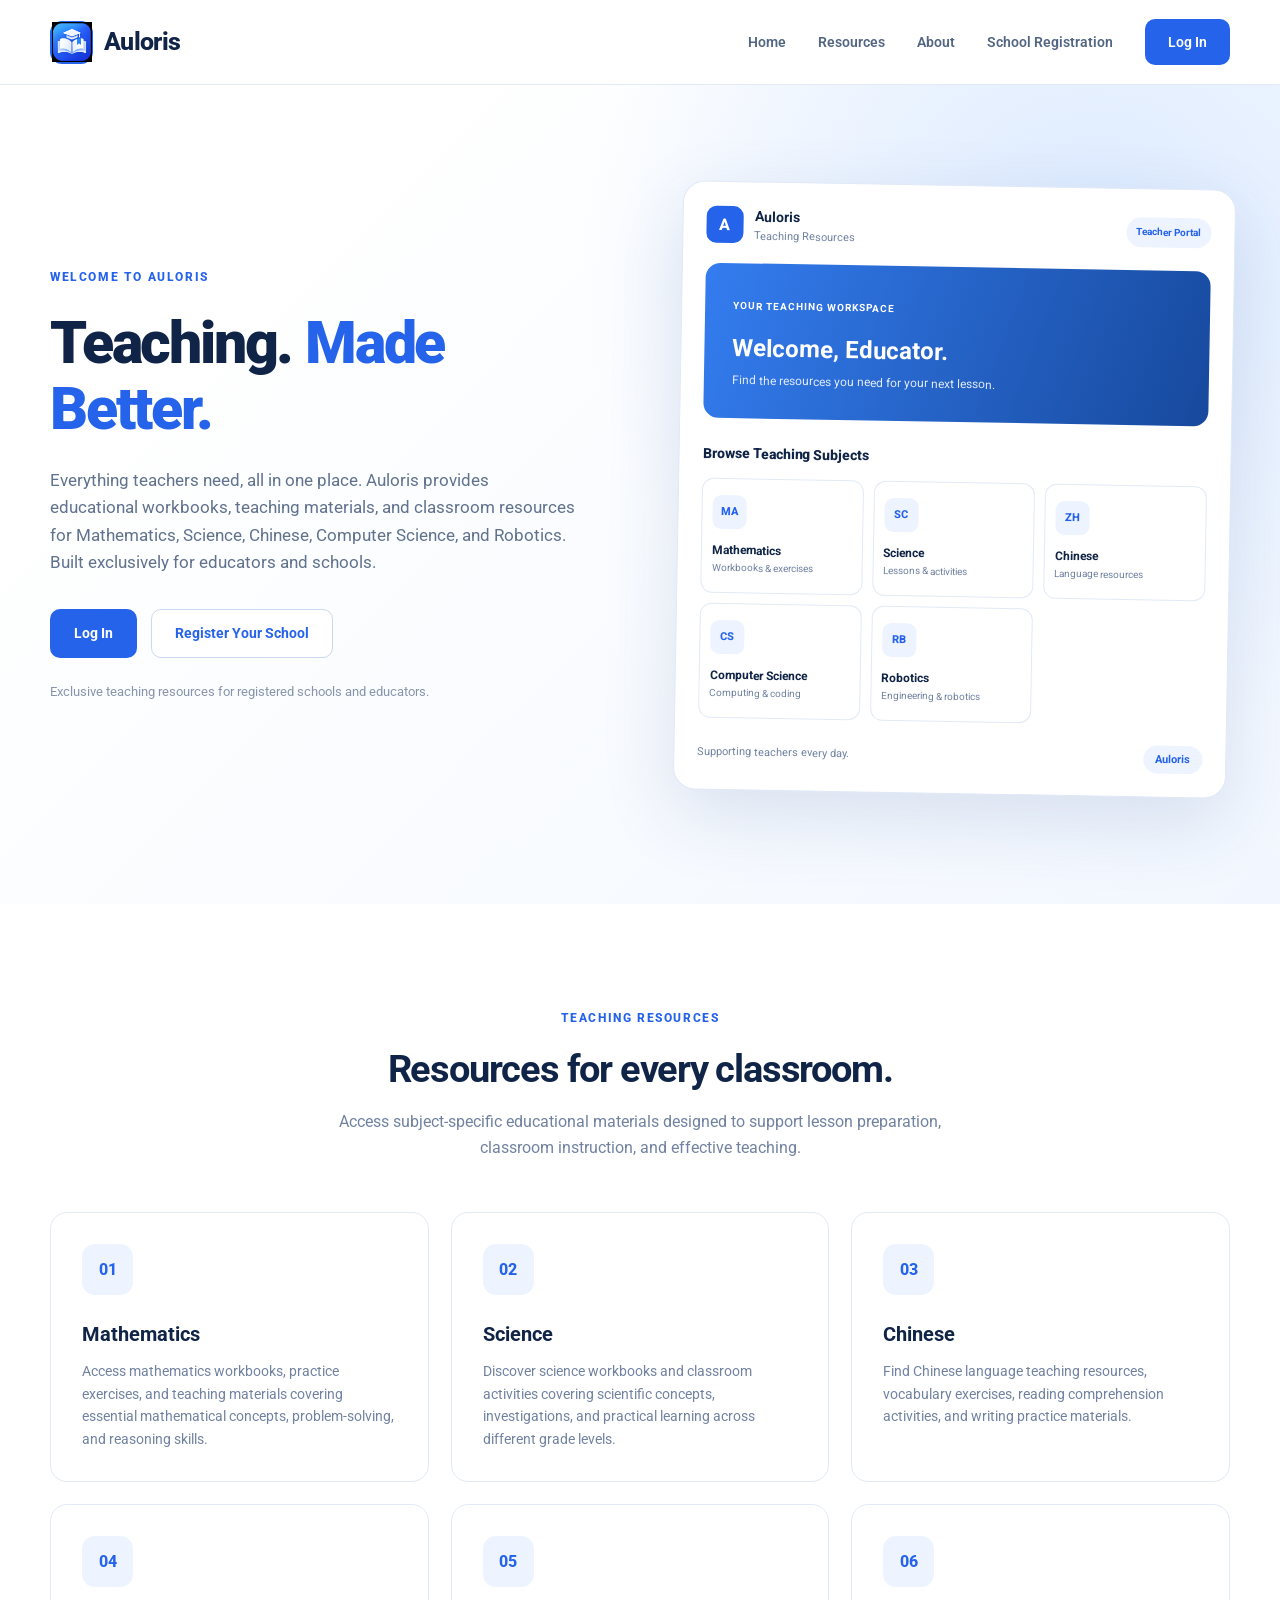
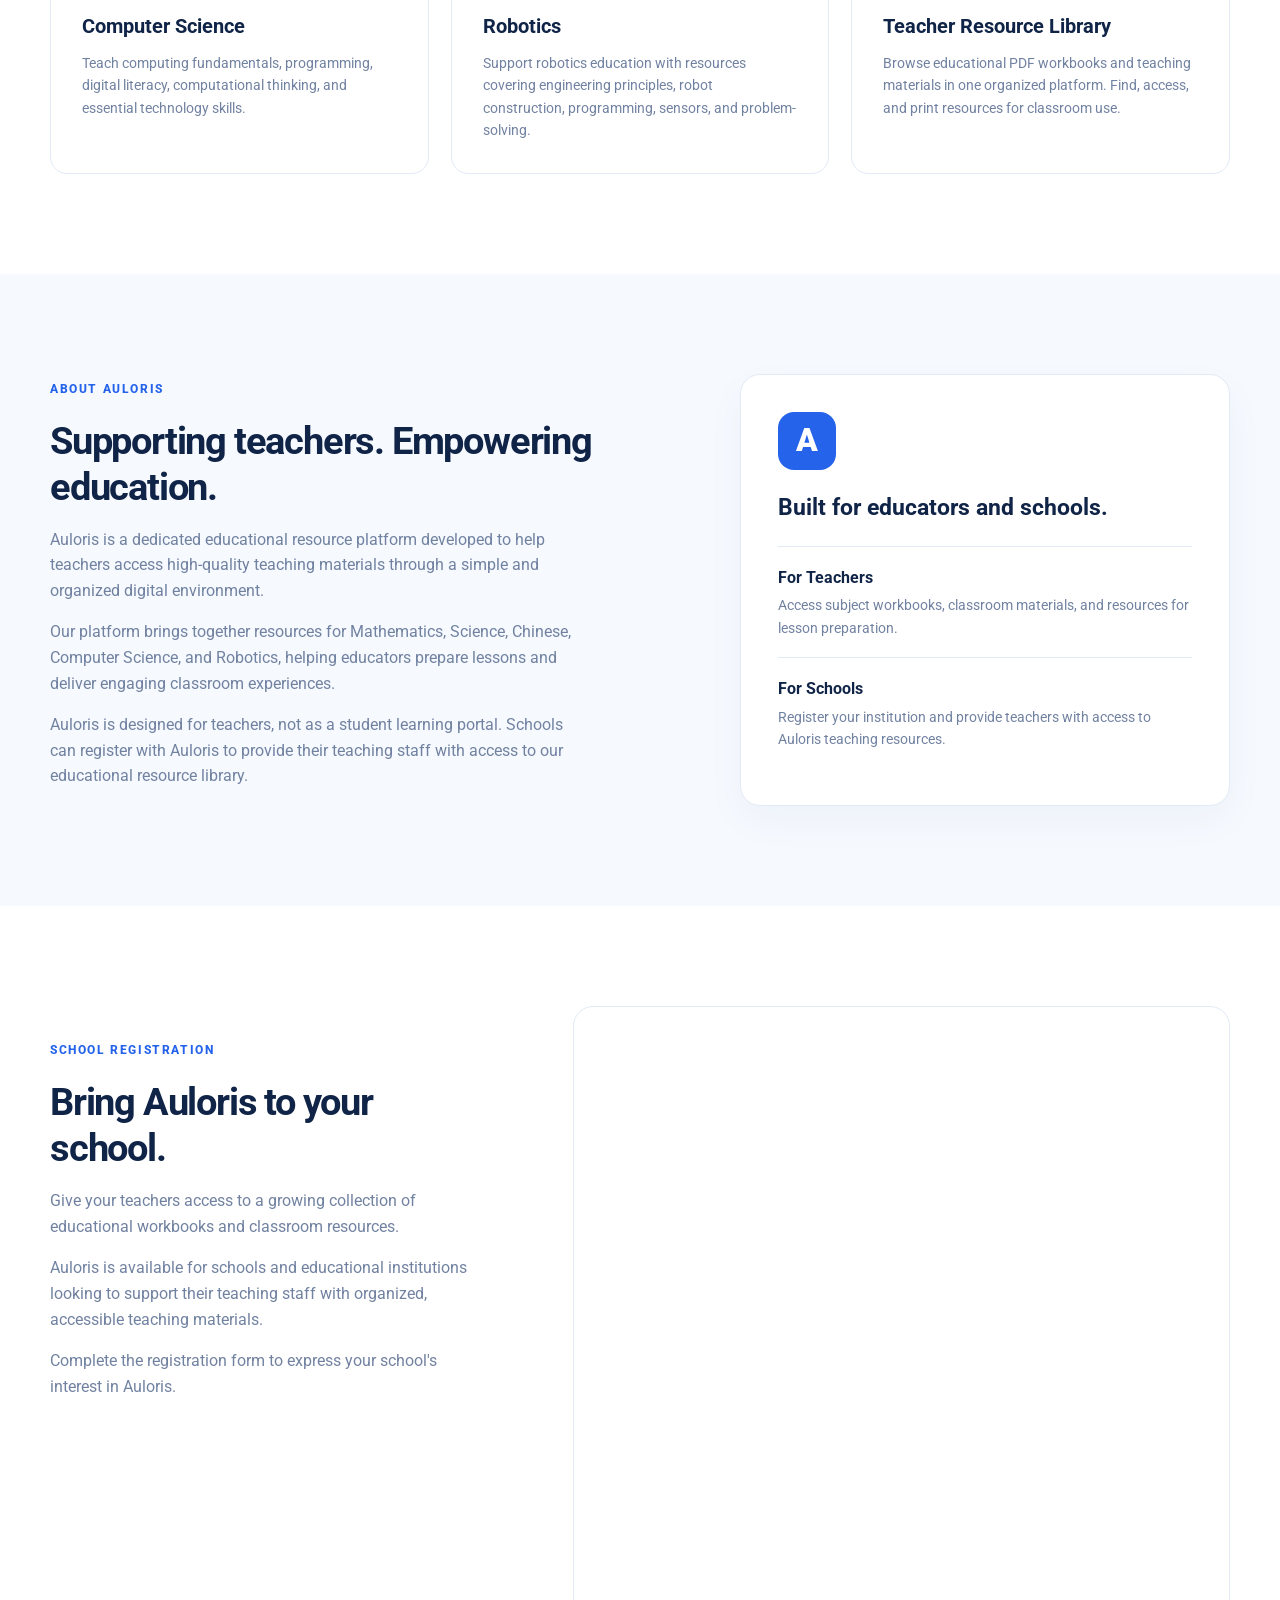
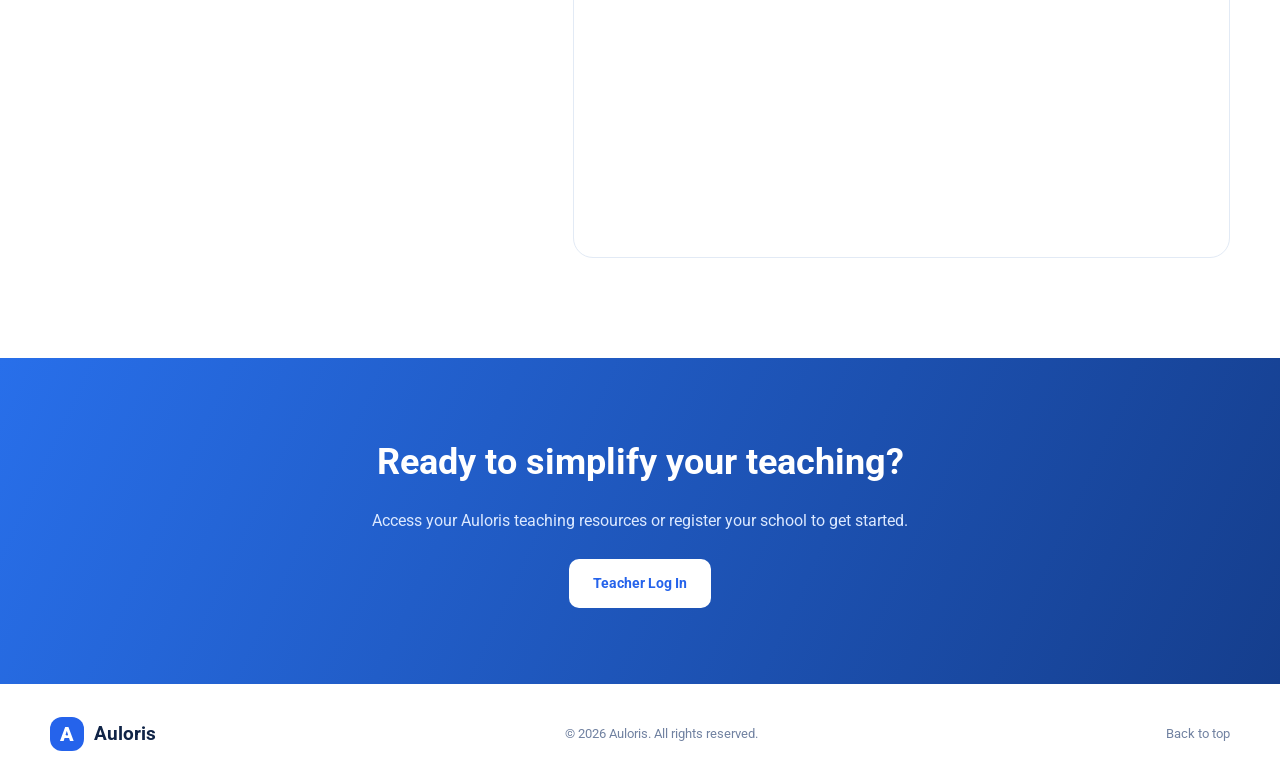
<file: index.html>
<!doctype html>
<html lang="en">
  <head>
    <meta charset="UTF-8" />
    <meta name="viewport" content="width=device-width, initial-scale=1" />
    <meta
      name="description"
      content="Auloris is a teaching resource platform offering Mathematics, Science, Chinese, Computer Science, and Robotics materials for educators and schools."
    />

    <link rel="icon" href="favicon.png" type="image/png" />
    <title>Auloris - Teaching Made Better</title>

    <link rel="preconnect" href="https://fonts.googleapis.com" />
    <link rel="preconnect" href="https://fonts.gstatic.com" crossorigin />
    <link
      href="https://fonts.googleapis.com/css2?family=Roboto:wght@400;500;600;700;800;900&display=swap"
      rel="stylesheet"
    />
    <link rel="stylesheet" href="index.css" />
    <script src="index.js" defer></script>
  </head>
  <body>
    <header class="site-header">
      <div class="container navbar">
        <a class="brand" href="#home">
          <span class="brand-mark">
            <img src="favicon.png" alt="Auloris" width="40" height="40" />
          </span>
          <span>Auloris</span>
        </a>

        <button
          class="menu-toggle"
          id="menuToggle"
          type="button"
          aria-controls="navLinks"
          aria-expanded="false"
        >
          Menu
        </button>

        <nav class="nav-links" id="navLinks" aria-label="Main navigation">
          <a href="#home">Home</a>
          <a href="#features">Resources</a>
          <a href="#about">About</a>
          <a href="#contact">School Registration</a>
          <a href="login.html" class="nav-login">Log In</a>
        </nav>
      </div>
    </header>

    <main>
      <section class="hero" id="home">
        <div class="container hero-layout">
          <div class="hero-content">
            <span class="eyebrow">WELCOME TO AULORIS</span>
            <h1>Teaching. <span>Made Better.</span></h1>
            <p>
              Everything teachers need, all in one place. Auloris provides
              educational workbooks, teaching materials, and classroom resources
              for Mathematics, Science, Chinese, Computer Science, and Robotics.
              Built exclusively for educators and schools.
            </p>

            <div class="hero-actions">
              <a class="btn btn-primary" href="login.html">Log In </a>
              <a class="btn btn-outline" href="#contact">
                Register Your School
              </a>
            </div>

            <p class="hero-caption">
              Exclusive teaching resources for registered schools and educators.
            </p>
          </div>

          <div
            class="dashboard-preview"
            aria-label="Preview of the Auloris teacher resource dashboard"
          >
            <div class="preview-header">
              <span class="preview-logo">A</span>
              <div>
                <strong>Auloris</strong>
                <small>Teaching Resources</small>
              </div>
              <span class="preview-status">Teacher Portal</span>
            </div>

            <div class="preview-welcome">
              <small>YOUR TEACHING WORKSPACE</small>
              <h3>Welcome, Educator.</h3>
              <p>Find the resources you need for your next lesson.</p>
            </div>

            <div class="preview-heading">Browse Teaching Subjects</div>
            <div class="preview-grid">
              <div class="preview-subject">
                <span class="preview-subject-icon">MA</span>
                <strong>Mathematics</strong>
                <small>Workbooks & exercises</small>
              </div>

              <div class="preview-subject">
                <span class="preview-subject-icon">SC</span>
                <strong>Science</strong>
                <small>Lessons & activities</small>
              </div>

              <div class="preview-subject">
                <span class="preview-subject-icon">ZH</span>
                <strong>Chinese</strong>
                <small>Language resources</small>
              </div>

              <div class="preview-subject">
                <span class="preview-subject-icon">CS</span>
                <strong>Computer Science</strong>
                <small>Computing & coding</small>
              </div>

              <div class="preview-subject">
                <span class="preview-subject-icon">RB</span>
                <strong>Robotics</strong>
                <small>Engineering & robotics</small>
              </div>
            </div>

            <div class="preview-footer">
              <span>Supporting teachers every day.</span>
              <span class="preview-pill">Auloris</span>
            </div>
          </div>
        </div>
      </section>

      <section class="features section" id="features">
        <div class="container">
          <div class="section-intro">
            <span class="eyebrow">TEACHING RESOURCES</span>
            <h2>Resources for every classroom.</h2>
            <p>
              Access subject-specific educational materials designed to support
              lesson preparation, classroom instruction, and effective teaching.
            </p>
          </div>

          <div class="feature-grid">
            <article class="feature-card">
              <div class="feature-icon">01</div>
              <h3>Mathematics</h3>
              <p>
                Access mathematics workbooks, practice exercises, and teaching
                materials covering essential mathematical concepts,
                problem-solving, and reasoning skills.
              </p>
            </article>

            <article class="feature-card">
              <div class="feature-icon">02</div>
              <h3>Science</h3>
              <p>
                Discover science workbooks and classroom activities covering
                scientific concepts, investigations, and practical learning
                across different grade levels.
              </p>
            </article>

            <article class="feature-card">
              <div class="feature-icon">03</div>
              <h3>Chinese</h3>
              <p>
                Find Chinese language teaching resources, vocabulary exercises,
                reading comprehension activities, and writing practice
                materials.
              </p>
            </article>

            <article class="feature-card">
              <div class="feature-icon">04</div>
              <h3>Computer Science</h3>
              <p>
                Teach computing fundamentals, programming, digital literacy,
                computational thinking, and essential technology skills.
              </p>
            </article>

            <article class="feature-card">
              <div class="feature-icon">05</div>
              <h3>Robotics</h3>
              <p>
                Support robotics education with resources covering engineering
                principles, robot construction, programming, sensors, and
                problem-solving.
              </p>
            </article>

            <article class="feature-card">
              <div class="feature-icon">06</div>
              <h3>Teacher Resource Library</h3>
              <p>
                Browse educational PDF workbooks and teaching materials in one
                organized platform. Find, access, and print resources for
                classroom use.
              </p>
            </article>
          </div>
        </div>
      </section>

      <section class="about section" id="about">
        <div class="container about-layout">
          <div>
            <span class="eyebrow">ABOUT AULORIS</span>
            <h2>Supporting teachers. Empowering education.</h2>
            <p>
              Auloris is a dedicated educational resource platform developed to
              help teachers access high-quality teaching materials through a
              simple and organized digital environment.
            </p>
            <p>
              Our platform brings together resources for Mathematics, Science,
              Chinese, Computer Science, and Robotics, helping educators prepare
              lessons and deliver engaging classroom experiences.
            </p>
            <p>
              Auloris is designed for teachers, not as a student learning
              portal. Schools can register with Auloris to provide their
              teaching staff with access to our educational resource library.
            </p>
          </div>

          <div class="about-panel">
            <div class="about-panel-mark">A</div>
            <h3>Built for educators and schools.</h3>

            <div class="about-role">
              <strong>For Teachers</strong>
              <span>
                Access subject workbooks, classroom materials, and resources for
                lesson preparation.
              </span>
            </div>

            <div class="about-role">
              <strong>For Schools</strong>
              <span>
                Register your institution and provide teachers with access to
                Auloris teaching resources.
              </span>
            </div>
          </div>
        </div>
      </section>

      <section class="contact section" id="contact">
        <div class="container contact-layout">
          <div class="contact-copy">
            <span class="eyebrow">SCHOOL REGISTRATION</span>
            <h2>Bring Auloris to your school.</h2>
            <p>
              Give your teachers access to a growing collection of educational
              workbooks and classroom resources.
            </p>
            <p>
              Auloris is available for schools and educational institutions
              looking to support their teaching staff with organized, accessible
              teaching materials.
            </p>
            <p>
              Complete the registration form to express your school's interest
              in Auloris.
            </p>
          </div>

          <div class="google-form-container">
            <iframe
              src="https://docs.google.com/forms/d/e/1FAIpQLSdR99FXK2ctYrudEVYdhGEdjVnG8lydR7zSAniWCj53tkFxpQ/viewform?usp=dialog"
              title="Auloris School Registration Form"
              width="100%"
              height="850"
              frameborder="0"
              marginheight="0"
              marginwidth="0"
              loading="lazy"
            >
              Loading…
            </iframe>
          </div>
        </div>
      </section>

      <section class="bottom-cta">
        <div class="container">
          <h2>Ready to simplify your teaching?</h2>
          <p>
            Access your Auloris teaching resources or register your school to
            get started.
          </p>
          <a href="login.html" class="btn btn-light"> Teacher Log In </a>
        </div>
      </section>
    </main>

    <footer class="footer">
      <div class="container footer-layout">
        <div class="footer-brand">
          <span class="brand-mark">A</span>
          <strong>Auloris</strong>
        </div>
        <p>&copy; <span id="year"></span> Auloris. All rights reserved.</p>
        <a href="#home">Back to top</a>
      </div>
    </footer>
  </body>
</html>
</file>
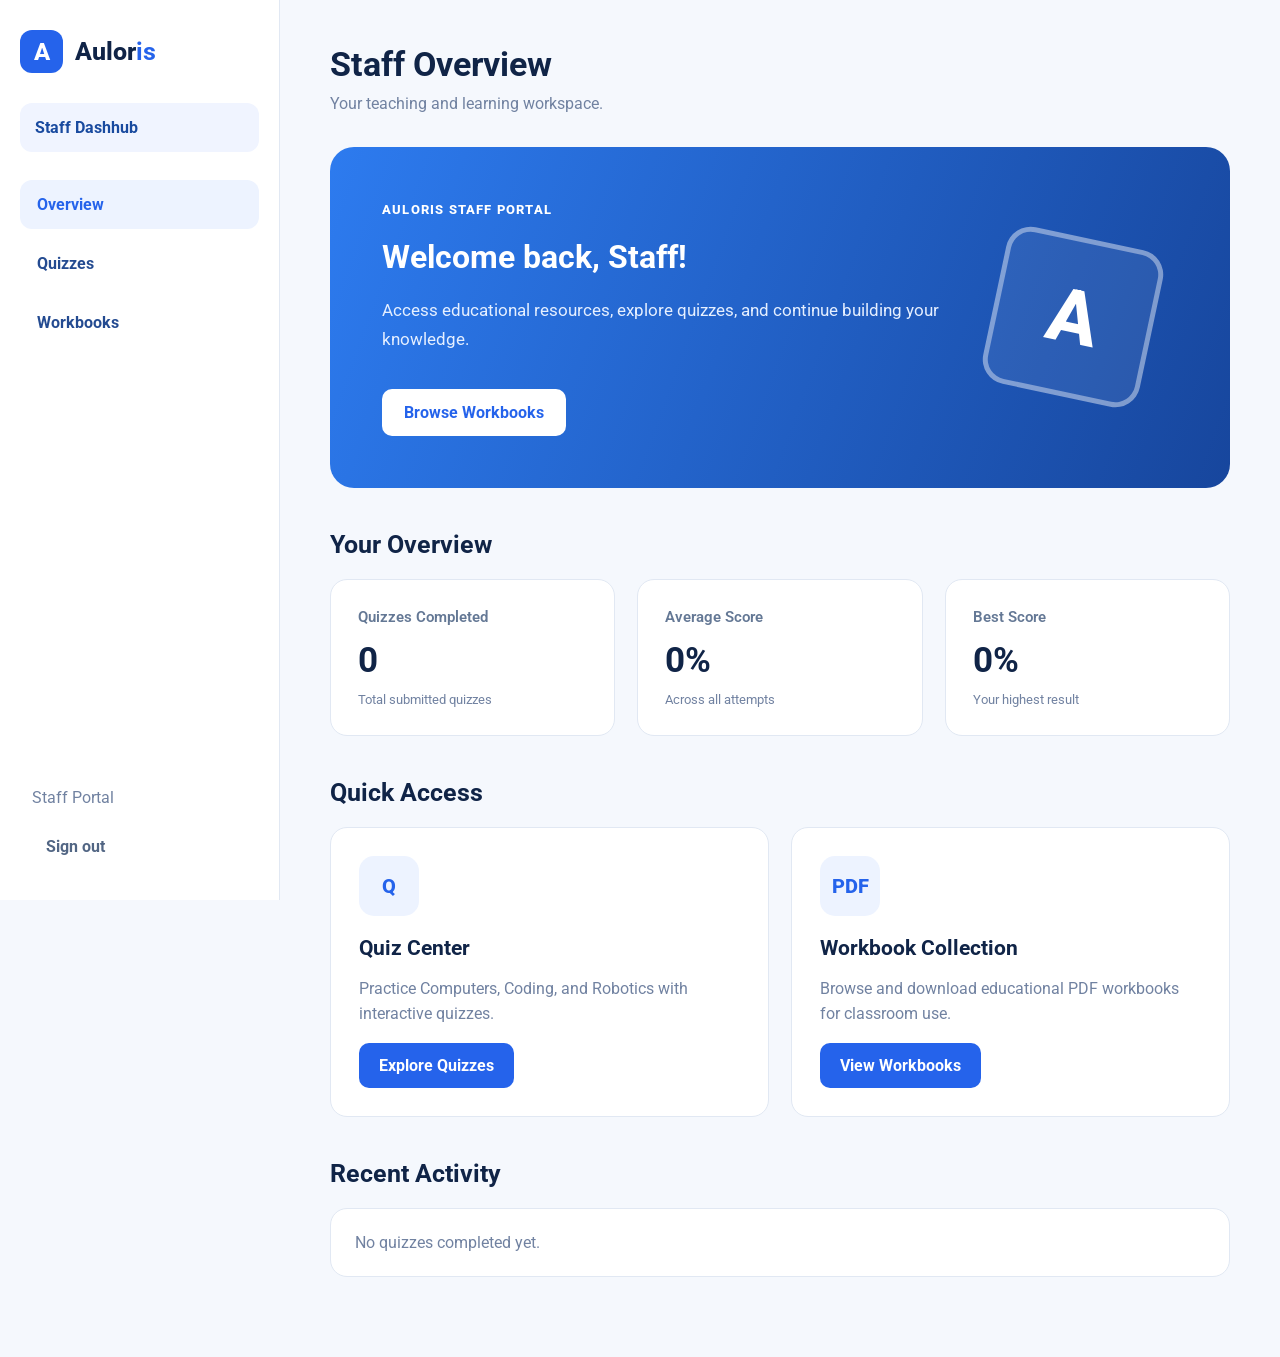
<file: dashHub.htm>
<!doctype html>
<html lang="en">
<head>
  <meta charset="UTF-8" />
  <meta name="viewport" content="width=device-width, initial-scale=1.0" />
  <title>Staff Dashhub | Auloris</title>

  <link rel="preconnect" href="https://fonts.googleapis.com" />
  <link rel="preconnect" href="https://fonts.gstatic.com" crossorigin />
  <link
    href="https://fonts.googleapis.com/css2?family=Roboto:wght@400;500;600;700;800&display=swap"
    rel="stylesheet"
  />
  <style>
    
:root {
  --blue: #2563eb;
  --blue-dark: #17499f;
  --navy: #102447;
  --muted: #7182a1;
  --background: #f5f8fd;
  --border: #e1e8f3;
}

* {
  box-sizing: border-box;
}

body {
  margin: 0;
  font-family: "Roboto", sans-serif;
  background: var(--background);
  color: var(--navy);
}

button, input, select {
  font: inherit;
}

button {
  cursor: pointer;
}

.sidebar {
  width: 280px;
  height: 100vh;
  position: fixed;
  left: 0;
  top: 0;
  padding: 30px 20px;
  background: white;
  border-right: 1px solid var(--border);
  display: flex;
  flex-direction: column;
}

.brand {
  display: flex;
  align-items: center;
  gap: 12px;
  font-size: 25px;
  font-weight: 800;
}

.brand strong {
  color: var(--blue);
}

.brand-icon {
  width: 43px;
  height: 43px;
  background: var(--blue);
  color: white;
  border-radius: 12px;
  display: grid;
  place-items: center;
  font-size: 24px;
}

.school-name {
  background: #f0f4ff;
  color: #194a9f;
  padding: 15px;
  border-radius: 12px;
  font-weight: 700;
  margin-top: 30px;
}

nav {
  margin-top: 28px;
  display: grid;
  gap: 10px;
}

.nav-item {
  border: 0;
  background: transparent;
  padding: 15px 17px;
  border-radius: 12px;
  text-align: left;
  font-weight: 700;
  color: #244b91;
}

.nav-item.active,
.nav-item:hover {
  background: #edf3ff;
  color: var(--blue);
}

.sidebar-bottom {
  margin-top: auto;
  padding: 0 12px;
}

.sidebar-bottom p {
  color: var(--muted);
}

.sidebar-bottom a {
  color: #526684;
  text-decoration: none;
  font-weight: 700;
  display: inline-block;
  padding: 14px;
}

.main {
  margin-left: 280px;
  padding: 44px 50px 80px;
}

.page {
  display: none;
}

.page.active {
  display: block;
}

.page-header {
  margin-bottom: 34px;
}

.page-header h1 {
  font-size: 34px;
  margin: 0 0 10px;
}

.page-header p,
.section-heading p {
  color: var(--muted);
  margin: 0;
  font-size: 16px;
}

.hero,
.quiz-banner {
  background: linear-gradient(110deg, #2d7bef, #17469d);
  color: white;
  border-radius: 24px;
  padding: 52px;
  position: relative;
  overflow: hidden;
}

.hero {
  min-height: 280px;
  display: flex;
  align-items: center;
  justify-content: space-between;
}

.eyebrow {
  font-size: 13px;
  font-weight: 800;
  letter-spacing: 1.2px;
}

.eyebrow.blue {
  color: var(--blue);
}

.hero h2,
.quiz-banner h2 {
  font-size: 32px;
  margin: 20px 0;
}

.hero p,
.quiz-banner p {
  font-size: 17px;
  line-height: 1.7;
  max-width: 570px;
  color: #e5efff;
}

.hero-button {
  margin-top: 18px;
  border: 0;
  border-radius: 10px;
  background: white;
  color: var(--blue);
  padding: 14px 22px;
  font-weight: 700;
}

.hero-decoration {
  width: 160px;
  height: 160px;
  flex-shrink: 0;
  border: 5px solid #ffffff65;
  border-radius: 25px;
  background: #ffffff13;
  display: grid;
  place-items: center;
  font-size: 75px;
  font-weight: 800;
  transform: rotate(12deg);
  margin-right: 25px;
}

.pdf-art {
  font-size: 43px;
}

.section-title {
  font-size: 25px;
  margin: 42px 0 20px;
}

.stats,
.subject-grid {
  display: grid;
  grid-template-columns: repeat(3, minmax(0, 1fr));
  gap: 22px;
}

.stat-card,
.quick-card,
.subject-card,
.activity-card,
.quiz-player-card,
.result-card {
  background: white;
  border: 1px solid var(--border);
  border-radius: 17px;
}

.stat-card {
  padding: 27px;
}

.stat-card span {
  color: #647895;
  font-size: 15px;
  font-weight: 600;
}

.stat-card strong {
  display: block;
  font-size: 35px;
  margin: 14px 0 8px;
}

.stat-card small {
  color: var(--muted);
}

.quick-grid {
  display: grid;
  grid-template-columns: repeat(2, minmax(0, 1fr));
  gap: 22px;
}

.quick-card {
  padding: 28px;
}

.quick-card h3 {
  margin: 20px 0 10px;
  font-size: 21px;
}

.quick-card p,
.subject-card p {
  color: var(--muted);
  line-height: 1.6;
}

.quick-icon,
.subject-icon {
  width: 60px;
  height: 60px;
  background: #edf3ff;
  color: var(--blue);
  border-radius: 15px;
  display: grid;
  place-items: center;
  font-weight: 800;
  font-size: 20px;
}

.primary-button,
.secondary-button {
  padding: 13px 20px;
  border: 0;
  border-radius: 10px;
  font-weight: 700;
}

.primary-button {
  background: var(--blue);
  color: white;
}

.primary-button:hover {
  background: #1d4ed8;
}

.secondary-button {
  background: #edf3ff;
  color: var(--blue);
}

.primary-button:disabled,
.secondary-button:disabled {
  opacity: .45;
  cursor: not-allowed;
}

.activity-card {
  padding: 24px;
  color: var(--muted);
}

.activity-entry {
  display: flex;
  justify-content: space-between;
  gap: 15px;
  padding: 14px 0;
  border-bottom: 1px solid var(--border);
}

.activity-entry:last-child {
  border-bottom: 0;
}

.activity-entry strong {
  color: var(--navy);
}

.activity-entry small {
  display: block;
  margin-top: 5px;
}

.quiz-banner {
  padding: 42px 50px;
}

.subject-card {
  padding: 28px;
  display: flex;
  flex-direction: column;
  align-items: flex-start;
}

.subject-card h3 {
  font-size: 22px;
  margin: 24px 0 10px;
}

.subject-card p {
  flex: 1;
  margin-bottom: 25px;
}

.hidden {
  display: none !important;
}

.back-button {
  border: 0;
  background: none;
  color: var(--blue);
  font-weight: 700;
  margin-bottom: 24px;
}

.quiz-player-card,
.result-card {
  padding: 38px;
  max-width: 850px;
}

.quiz-top {
  display: flex;
  align-items: center;
  justify-content: space-between;
  gap: 15px;
}

.quiz-top h2 {
  margin: 10px 0;
}

#questionCounter {
  color: var(--muted);
  font-weight: 600;
}

.progress-track {
  height: 9px;
  background: #edf2fb;
  border-radius: 20px;
  margin: 26px 0 35px;
  overflow: hidden;
}

#quizProgress {
  width: 0;
  height: 100%;
  background: var(--blue);
  border-radius: 20px;
  transition: width .2s;
}

#questionText {
  font-size: 23px;
  line-height: 1.5;
  margin-bottom: 28px;
}

.answer-options {
  display: grid;
  gap: 12px;
}

.answer-option {
  width: 100%;
  text-align: left;
  border: 2px solid var(--border);
  border-radius: 12px;
  background: white;
  padding: 18px;
  color: var(--navy);
}

.answer-option:hover {
  background: #f6f9ff;
}

.answer-option.selected {
  border-color: var(--blue);
  background: #edf3ff;
}

.quiz-actions {
  display: flex;
  justify-content: space-between;
  margin-top: 35px;
}

.result-card {
  text-align: center;
}

.result-score {
  font-size: 65px;
  font-weight: 800;
  color: var(--blue);
  margin: 25px 0;
}

.result-card p {
  color: var(--muted);
}

#answerReview {
  text-align: left;
  margin: 30px 0;
}

.review-item {
  padding: 18px;
  border: 1px solid var(--border);
  border-radius: 12px;
  margin-bottom: 12px;
}

.review-item p {
  margin: 8px 0;
}

.review-item .correct {
  color: #16803d;
}

.review-item .incorrect {
  color: #c0392b;
}

/* Workbook library */

.filters {
  display: grid;
  grid-template-columns: 1fr 190px 190px;
  gap: 14px;
  margin: 28px 0;
}

.filters input,
.filters select {
  width: 100%;
  padding: 17px 18px;
  border: 1px solid var(--border);
  border-radius: 12px;
  background: white;
  outline: none;
}

.filters input:focus,
.filters select:focus {
  border-color: var(--blue);
}

.workbook-grid {
  display: grid;
  grid-template-columns: repeat(3, minmax(0, 1fr));
  gap: 24px;
}

.workbook-card {
  background: white;
  border: 1px solid var(--border);
  border-radius: 18px;
  overflow: hidden;
}

.workbook-cover {
  min-height: 190px;
  background: linear-gradient(135deg, #2b73ef, #174ca7);
  color: white;
  padding: 28px;
}

.workbook-cover h3 {
  font-size: 23px;
  margin: 18px 0 0;
}

.workbook-info {
  padding: 24px;
}

.workbook-info p {
  color: var(--muted);
}

.workbook-info a {
  display: inline-block;
  background: var(--blue);
  color: white;
  text-decoration: none;
  border-radius: 10px;
  padding: 12px 18px;
  font-weight: 700;
}

.empty {
  padding: 30px;
  text-align: center;
  color: var(--muted);
}

@media (max-width: 1100px) {
  .stats,
  .subject-grid,
  .workbook-grid {
    grid-template-columns: repeat(2, minmax(0, 1fr));
  }

  .hero-decoration {
    display: none;
  }

  .filters {
    grid-template-columns: 1fr 1fr;
  }

  .filters input {
    grid-column: 1 / -1;
  }
}

@media (max-width: 700px) {
  .sidebar {
    position: relative;
    width: 100%;
    height: auto;
    padding: 18px;
  }

  .sidebar nav {
    display: flex;
    flex-wrap: wrap;
    margin-top: 18px;
  }

  .sidebar-bottom {
    display: none;
  }

  .school-name {
    margin-top: 18px;
  }

  .main {
    margin-left: 0;
    padding: 25px 18px;
  }

  .hero,
  .quiz-banner {
    padding: 30px;
  }

  .hero h2 {
    font-size: 26px;
  }

  .stats,
  .quick-grid,
  .subject-grid,
  .workbook-grid,
  .filters {
    grid-template-columns: 1fr;
  }

  .filters input {
    grid-column: auto;
  }

  .quiz-player-card,
  .result-card {
    padding: 22px;
  }

  .quiz-top {
    flex-direction: column;
    align-items: flex-start;
  }
}
  </style>
</head>
<body>
  <aside class="sidebar">
    <div class="brand">
      <div class="brand-icon">A</div>
      <span>Aulor<strong>is</strong></span>
    </div>

    <div class="school-name">Staff Dashhub</div>

    <nav>
      <button class="nav-item active" data-page="overview">
        Overview
      </button>
      <button class="nav-item" data-page="quiz">
        Quizzes
      </button>
      <button class="nav-item" data-page="workbooks">
        Workbooks
      </button>
    </nav>

    <div class="sidebar-bottom">
      <p>Staff Portal</p>
      <a href="login.html">Sign out</a>
    </div>
  </aside>

  <main class="main">

    <!-- OVERVIEW -->
    <section id="overview" class="page active">
      <header class="page-header">
        <h1>Staff Overview</h1>
        <p>Your teaching and learning workspace.</p>
      </header>

      <div class="hero">
        <div>
          <span class="eyebrow">AULORIS STAFF PORTAL</span>
          <h2>Welcome back, <span id="staffName">Staff</span>!</h2>
          <p>
            Access educational resources, explore quizzes,
            and continue building your knowledge.
          </p>
          <button class="hero-button" data-go="workbooks">
            Browse Workbooks
          </button>
        </div>
        <div class="hero-decoration" aria-hidden="true">A</div>
      </div>

      <h2 class="section-title">Your Overview</h2>

      <div class="stats">
        <div class="stat-card">
          <span>Quizzes Completed</span>
          <strong id="completedCount">0</strong>
          <small>Total submitted quizzes</small>
        </div>

        <div class="stat-card">
          <span>Average Score</span>
          <strong id="averageScore">0%</strong>
          <small>Across all attempts</small>
        </div>

        <div class="stat-card">
          <span>Best Score</span>
          <strong id="bestScore">0%</strong>
          <small>Your highest result</small>
        </div>
      </div>

      <h2 class="section-title">Quick Access</h2>

      <div class="quick-grid">
        <article class="quick-card">
          <div class="quick-icon">Q</div>
          <h3>Quiz Center</h3>
          <p>
            Practice Computers, Coding, and Robotics
            with interactive quizzes.
          </p>
          <button class="primary-button" data-go="quiz">
            Explore Quizzes
          </button>
        </article>

        <article class="quick-card">
          <div class="quick-icon">PDF</div>
          <h3>Workbook Collection</h3>
          <p>
            Browse and download educational PDF
            workbooks for classroom use.
          </p>
          <button class="primary-button" data-go="workbooks">
            View Workbooks
          </button>
        </article>
      </div>

      <h2 class="section-title">Recent Activity</h2>
      <div class="activity-card" id="recentActivity">
        No quizzes completed yet.
      </div>
    </section>

    <!-- QUIZZES -->
    <section id="quiz" class="page">
      <header class="page-header">
        <h1>Quiz Center</h1>
        <p>Choose a subject and test your knowledge.</p>
      </header>

      <div id="quizSelection">
        <div class="quiz-banner">
          <span class="eyebrow">STAFF QUIZZES</span>
          <h2>Learn. Practice. Improve.</h2>
          <p>Choose a subject to begin your quiz.</p>
        </div>

        <h2 class="section-title">Available Quizzes</h2>

        <div class="subject-grid">
          <article class="subject-card">
            <div class="subject-icon">PC</div>
            <h3>Computers</h3>
            <p>Computer hardware, software, and digital skills.</p>
            <button class="primary-button" data-subject="computers">
              Start Quiz
            </button>
          </article>

          <article class="subject-card">
            <div class="subject-icon">JS</div>
            <h3>Coding</h3>
            <p>Programming fundamentals and computational thinking.</p>
            <button class="primary-button" data-subject="coding">
              Start Quiz
            </button>
          </article>

          <article class="subject-card">
            <div class="subject-icon">RB</div>
            <h3>Robotics</h3>
            <p>Robots, sensors, motors, and basic engineering.</p>
            <button class="primary-button" data-subject="robotics">
              Start Quiz
            </button>
          </article>
        </div>
      </div>

      <div id="quizPlayer" class="hidden">
        <button class="back-button" id="backToQuizzes">
          Back to quizzes
        </button>

        <div class="quiz-player-card">
          <div class="quiz-top">
            <div>
              <span class="eyebrow blue">AULORIS QUIZ</span>
              <h2 id="quizTitle">Quiz</h2>
            </div>
            <span id="questionCounter">Question 1 of 5</span>
          </div>

          <div class="progress-track">
            <div id="quizProgress"></div>
          </div>

          <h3 id="questionText"></h3>
          <div id="answerOptions" class="answer-options"></div>

          <div class="quiz-actions">
            <button class="secondary-button" id="previousQuestion">
              Previous
            </button>
            <button class="primary-button" id="nextQuestion">
              Next Question
            </button>
          </div>
        </div>
      </div>

      <div id="quizResults" class="hidden">
        <div class="result-card">
          <span class="eyebrow blue">QUIZ COMPLETED</span>
          <h2>Your Results</h2>
          <div class="result-score" id="resultScore">0%</div>
          <h3 id="resultMessage"></h3>
          <p id="resultDetails"></p>
          <div id="answerReview"></div>
          <button class="primary-button" id="finishQuiz">
            Back to Quiz Center
          </button>
        </div>
      </div>
    </section>

    <!-- WORKBOOKS -->
    <section id="workbooks" class="page">
      <header class="page-header">
        <h1>Workbook Collection</h1>
        <p>Access and download educational resources.</p>
      </header>

      <div class="hero">
        <div>
          <span class="eyebrow">STAFF RESOURCES</span>
          <h2>Everything you need to teach.</h2>
          <p>
            Browse workbooks across subjects and primary levels.
            Download resources for your classroom.
          </p>
        </div>
        <div class="hero-decoration pdf-art" aria-hidden="true">
          PDF
        </div>
      </div>

      <div class="section-heading">
        <div>
          <h2 class="section-title">All Workbooks</h2>
          <p id="resultCount">Loading workbooks...</p>
        </div>
      </div>

      <div class="filters">
        <input
          type="search"
          id="search"
          placeholder="Search workbooks..."
          aria-label="Search workbooks"
        />

        <select id="subjectFilter" aria-label="Filter by subject">
          <option value="all">All Subjects</option>
        </select>

        <select id="levelFilter" aria-label="Filter by level">
          <option value="all">All Levels</option>
        </select>
      </div>

      <div class="workbook-grid" id="workbookGrid"></div>

      <p id="emptyState" class="empty" hidden>
        No workbooks found.
      </p>
    </section>
  </main>
  <script>
"use strict";

const params = new URLSearchParams(window.location.search);
const username = params.get("username")?.trim() || "Staff";

document.getElementById("staffName").textContent = username;

const storageKey = `auloris_staff_${username}`;

function loadHistory() {
  try {
    const data = JSON.parse(localStorage.getItem(storageKey));
    return Array.isArray(data) ? data : [];
  } catch {
    return [];
  }
}

let history = loadHistory();

// Navigation
function showPage(pageId) {
  document.querySelectorAll(".page").forEach(page => {
    page.classList.toggle("active", page.id === pageId);
  });

  document.querySelectorAll(".nav-item").forEach(button => {
    button.classList.toggle(
      "active",
      button.dataset.page === pageId
    );
  });

  window.scrollTo(0, 0);
}

document.querySelectorAll(".nav-item").forEach(button => {
  button.addEventListener("click", () => {
    showPage(button.dataset.page);
  });
});

document.querySelectorAll("[data-go]").forEach(button => {
  button.addEventListener("click", () => {
    showPage(button.dataset.go);
  });
});

// Quiz question bank
const quizzes = {
  computers: [
    {
      question: "What is the main purpose of a CPU?",
      options: [
        "Store files permanently",
        "Process instructions",
        "Display images",
        "Connect to Wi-Fi"
      ],
      answer: 1
    },
    {
      question: "Which device is used to enter text?",
      options: [
        "Monitor", "Speaker", "Keyboard", "Projector"
      ],
      answer: 2
    },
    {
      question: "What does RAM primarily store?",
      options: [
        "Temporary working data",
        "Printed documents",
        "Permanent backups",
        "Internet passwords only"
      ],
      answer: 0
    },
    {
      question: "Which of these is an operating system?",
      options: [
        "Canva", "Windows", "Google Chrome", "Microsoft Word"
      ],
      answer: 1
    },
    {
      question: "Which extension identifies PDF documents?",
      options: [
        ".exe", ".png", ".mp3", ".pdf"
      ],
      answer: 3
    }
  ],

  coding: [
    {
      question: "What is a variable used for?",
      options: [
        "Storing a value",
        "Connecting a monitor",
        "Deleting a program",
        "Turning off a computer"
      ],
      answer: 0
    },
    {
      question: "Which HTML element creates a paragraph?",
      options: [
        "<div>", "<p>", "<img>", "<button>"
      ],
      answer: 1
    },
    {
      question: "What is a loop used for?",
      options: [
        "Repeating instructions",
        "Changing brightness",
        "Opening a browser",
        "Saving an image"
      ],
      answer: 0
    },
    {
      question: "Which language styles websites?",
      options: [
        "Python", "SQL", "CSS", "C++"
      ],
      answer: 2
    },
    {
      question: "What does an if statement do?",
      options: [
        "Always repeats code",
        "Checks a condition",
        "Creates a file",
        "Stops the internet"
      ],
      answer: 1
    }
  ],

  robotics: [
    {
      question: "What does a motor do in a robot?",
      options: [
        "Stores files",
        "Creates movement",
        "Displays websites",
        "Measures temperature only"
      ],
      answer: 1
    },
    {
      question: "What is the purpose of a sensor?",
      options: [
        "Detect environmental information",
        "Store the battery",
        "Decorate the robot",
        "Replace the controller"
      ],
      answer: 0
    },
    {
      question: "Which component runs an Arduino Uno program?",
      options: [
        "Speaker", "Microcontroller", "Wheel", "Display cable"
      ],
      answer: 1
    },
    {
      question: "Which sensor can measure distance?",
      options: [
        "Ultrasonic sensor", "LED", "Servo motor", "Buzzer"
      ],
      answer: 0
    },
    {
      question: "What is a servo motor commonly used for?",
      options: [
        "Storing data",
        "Controlling angular position",
        "Displaying images",
        "Connecting to a printer"
      ],
      answer: 1
    }
  ]
};

const subjectNames = {
  computers: "Computers",
  coding: "Coding",
  robotics: "Robotics"
};

let currentSubject = null;
let currentQuestions = [];
let currentIndex = 0;
let answers = [];

document.querySelectorAll("[data-subject]").forEach(button => {
  button.addEventListener("click", () => {
    startQuiz(button.dataset.subject);
  });
});

function startQuiz(subject) {
  if (!quizzes[subject]) return;

  currentSubject = subject;
  currentQuestions = [...quizzes[subject]];
  currentIndex = 0;
  answers = Array(currentQuestions.length).fill(null);

  document.getElementById("quizSelection").classList.add("hidden");
  document.getElementById("quizResults").classList.add("hidden");
  document.getElementById("quizPlayer").classList.remove("hidden");

  document.getElementById("quizTitle").textContent =
    `${subjectNames[subject]} Quiz`;

  renderQuestion();
}

function renderQuestion() {
  const question = currentQuestions[currentIndex];
  const total = currentQuestions.length;

  document.getElementById("questionCounter").textContent =
    `Question ${currentIndex + 1} of ${total}`;

  document.getElementById("quizProgress").style.width =
    `${((currentIndex + 1) / total) * 100}%`;

  document.getElementById("questionText").textContent =
    question.question;

  const container = document.getElementById("answerOptions");
  container.replaceChildren();

  question.options.forEach((option, index) => {
    const button = document.createElement("button");
    button.className = "answer-option";
    button.textContent =
      `${String.fromCharCode(65 + index)}. ${option}`;

    if (answers[currentIndex] === index) {
      button.classList.add("selected");
    }

    button.addEventListener("click", () => {
      answers[currentIndex] = index;
      renderQuestion();
    });

    container.appendChild(button);
  });

  document.getElementById("previousQuestion").disabled =
    currentIndex === 0;

  document.getElementById("nextQuestion").textContent =
    currentIndex === total - 1
      ? "Submit Quiz"
      : "Next Question";
}

document.getElementById("previousQuestion")
  .addEventListener("click", () => {
    if (currentIndex > 0) {
      currentIndex--;
      renderQuestion();
    }
  });

document.getElementById("nextQuestion")
  .addEventListener("click", () => {
    if (answers[currentIndex] === null) {
      alert("Please select an answer before continuing.");
      return;
    }

    if (currentIndex < currentQuestions.length - 1) {
      currentIndex++;
      renderQuestion();
    } else {
      const unanswered = answers.indexOf(null);

      if (unanswered !== -1) {
        currentIndex = unanswered;
        renderQuestion();
        alert("Please answer all questions.");
        return;
      }

      submitQuiz();
    }
  });

function submitQuiz() {
  const correct = currentQuestions.reduce(
    (count, question, index) =>
      count + Number(answers[index] === question.answer),
    0
  );

  const total = currentQuestions.length;
  const percentage = Math.round((correct / total) * 100);

  history.push({
    subject: currentSubject,
    score: percentage,
    correct,
    total,
    date: new Date().toISOString()
  });

  localStorage.setItem(storageKey, JSON.stringify(history));

  document.getElementById("quizPlayer").classList.add("hidden");
  document.getElementById("quizResults").classList.remove("hidden");

  document.getElementById("resultScore").textContent =
    `${percentage}%`;

  document.getElementById("resultDetails").textContent =
    `You answered ${correct} out of ${total} questions correctly.`;

  document.getElementById("resultMessage").textContent =
    percentage === 100 ? "Perfect Score!" :
    percentage >= 80 ? "Excellent Work!" :
    percentage >= 60 ? "Good Effort!" :
    "Keep Practicing!";

  renderAnswerReview();
  updateOverview();
}

function renderAnswerReview() {
  const container = document.getElementById("answerReview");
  container.replaceChildren();

  currentQuestions.forEach((question, index) => {
    const item = document.createElement("div");
    item.className = "review-item";

    const title = document.createElement("strong");
    title.textContent = `${index + 1}. ${question.question}`;

    const chosen = document.createElement("p");
    chosen.textContent =
      `Your answer: ${question.options[answers[index]]}`;
    chosen.className =
      answers[index] === question.answer ? "correct" : "incorrect";

    const expected = document.createElement("p");
    expected.textContent =
      `Correct answer: ${question.options[question.answer]}`;

    item.append(title, chosen, expected);
    container.appendChild(item);
  });
}

function resetQuiz() {
  document.getElementById("quizSelection").classList.remove("hidden");
  document.getElementById("quizPlayer").classList.add("hidden");
  document.getElementById("quizResults").classList.add("hidden");

  currentSubject = null;
  currentQuestions = [];
  currentIndex = 0;
  answers = [];
}

document.getElementById("backToQuizzes")
  .addEventListener("click", resetQuiz);

document.getElementById("finishQuiz")
  .addEventListener("click", resetQuiz);

function updateOverview() {
  const completed = history.length;

  const average = completed
    ? Math.round(
        history.reduce((sum, item) => sum + item.score, 0)
        / completed
      )
    : 0;

  const best = completed
    ? Math.max(...history.map(item => item.score))
    : 0;

  document.getElementById("completedCount").textContent =
    completed;

  document.getElementById("averageScore").textContent =
    `${average}%`;

  document.getElementById("bestScore").textContent =
    `${best}%`;

  const activity = document.getElementById("recentActivity");
  activity.replaceChildren();

  if (!completed) {
    activity.textContent = "No quizzes completed yet.";
    return;
  }

  history.slice(-5).reverse().forEach(item => {
    const entry = document.createElement("div");
    entry.className = "activity-entry";

    const info = document.createElement("div");
    const title = document.createElement("strong");
    const date = document.createElement("small");
    const score = document.createElement("strong");

    title.textContent =
      `${subjectNames[item.subject] || item.subject} Quiz`;

    date.textContent = new Date(item.date).toLocaleString();
    score.textContent = `${item.score}%`;

    info.append(title, date);
    entry.append(info, score);
    activity.appendChild(entry);
  });
}

updateOverview();

// Workbook library
// Add your existing teacher workbook entries here,
// or provide a workbooks.json file.
//
// Expected format:
// [
//   {
//     "title": "Robotics Level 1",
//     "subject": "Robotics",
//     "level": "Level 1",
//     "file": "pdfs/robotics-level-1.pdf"
//   }
// ]

let workbooks = [];

const workbookGrid = document.getElementById("workbookGrid");
const searchInput = document.getElementById("search");
const subjectFilter = document.getElementById("subjectFilter");
const levelFilter = document.getElementById("levelFilter");
const resultCount = document.getElementById("resultCount");
const emptyState = document.getElementById("emptyState");

function populateFilters() {
  const subjects = [...new Set(workbooks.map(w => w.subject))].sort();
  const levels = [...new Set(workbooks.map(w => w.level))].sort();

  subjects.forEach(subject => {
    subjectFilter.add(new Option(subject, subject));
  });

  levels.forEach(level => {
    levelFilter.add(new Option(level, level));
  });
}

function renderWorkbooks() {
  const query = searchInput.value.trim().toLowerCase();
  const subject = subjectFilter.value;
  const level = levelFilter.value;

  const filtered = workbooks.filter(workbook => {
    const matchesSearch =
      `${workbook.title} ${workbook.subject} ${workbook.level}`
        .toLowerCase()
        .includes(query);

    return matchesSearch &&
      (subject === "all" || workbook.subject === subject) &&
      (level === "all" || workbook.level === level);
  });

  workbookGrid.replaceChildren();

  resultCount.textContent =
    `${filtered.length} workbook${filtered.length === 1 ? "" : "s"} available`;

  emptyState.hidden = filtered.length > 0;

  filtered.forEach(workbook => {
    const card = document.createElement("article");
    card.className = "workbook-card";

    const cover = document.createElement("div");
    cover.className = "workbook-cover";

    const label = document.createElement("span");
    label.textContent = `AULORIS • ${workbook.level}`;

    const heading = document.createElement("h3");
    heading.textContent = workbook.title;

    cover.append(label, heading);

    const info = document.createElement("div");
    info.className = "workbook-info";

    const description = document.createElement("p");
    description.textContent =
      `${workbook.subject} • ${workbook.level}`;

    const download = document.createElement("a");
    download.href = workbook.file;
    download.textContent = "Download PDF";
    download.setAttribute("download", "");

    info.append(description, download);
    card.append(cover, info);
    workbookGrid.appendChild(card);
  });
}

async function loadWorkbooks() {
  try {
    const response = await fetch("workbooks.json");

    if (!response.ok) {
      throw new Error(`HTTP ${response.status}`);
    }

    const data = await response.json();

    if (!Array.isArray(data)) {
      throw new Error("Invalid workbook data");
    }

    workbooks = data.filter(item =>
      item &&
      typeof item.title === "string" &&
      typeof item.subject === "string" &&
      typeof item.level === "string" &&
      typeof item.file === "string"
    );

    populateFilters();
    renderWorkbooks();
  } catch (error) {
    console.error("Could not load workbooks:", error);
    resultCount.textContent = "Workbook library unavailable";
    emptyState.textContent =
      "Unable to load workbooks. Check workbooks.json.";
    emptyState.hidden = false;
  }
}

searchInput.addEventListener("input", renderWorkbooks);
subjectFilter.addEventListener("change", renderWorkbooks);
levelFilter.addEventListener("change", renderWorkbooks);

loadWorkbooks();
</script>
</body>
</html>
</file>
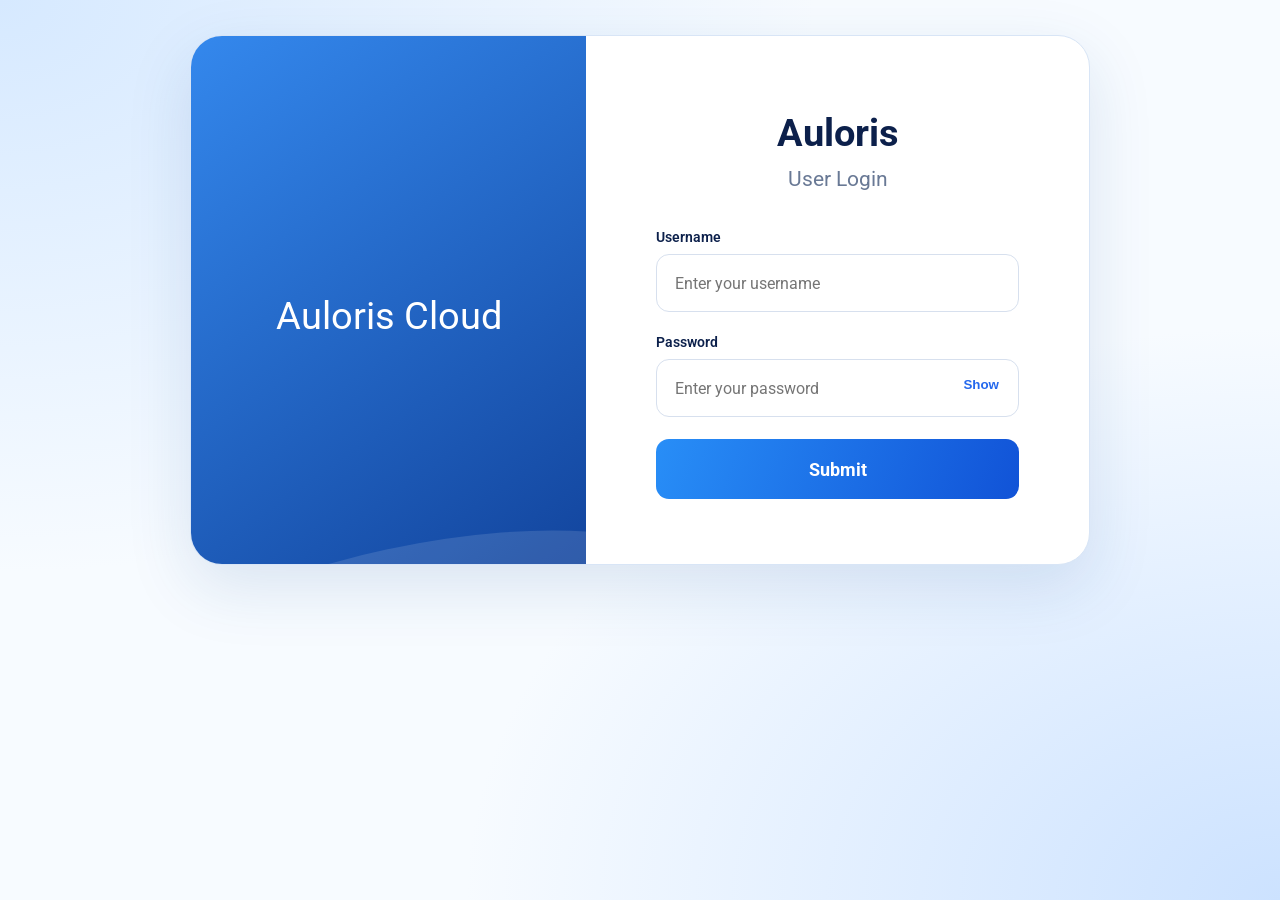
<file: login.html>
<!doctype html>
<html lang="en">
  <head>
    <meta charset="UTF-8" />
    <meta name="viewport" content="width=device-width, initial-scale=1" />
    <title>Login</title>
    <link rel="stylesheet" href="style.css" />
    <script src="login.js" defer></script>
  </head>
  <body>
    <main class="login-card">
      <section class="school-banner">
        <div class="school-identity">
          <div class="school-emblem">Auloris Cloud</div>
          <h2></h2>
        </div>
      </section>

      <section class="login-panel">
        <h2>Auloris</h2>
        <p class="subtitle">User Login</p>

        <form id="loginForm">
          <label for="username">Username</label>
          <input
            id="username"
            type="text"
            placeholder="Enter your username"
            autocomplete="username"
            required
          />

          <label for="password">Password</label>
          <div class="password-field">
            <input
              id="password"
              type="password"
              placeholder="Enter your password"
              autocomplete="current-password"
              required
            />
            <button
              type="button"
              id="togglePassword"
              aria-label="Show password"
            >
              Show
            </button>
          </div>

          <button type="submit" class="submit-button">Submit</button>

          <p id="error" role="alert"></p>
        </form>
      </section>
    </main>
  </body>
</html>
</file>
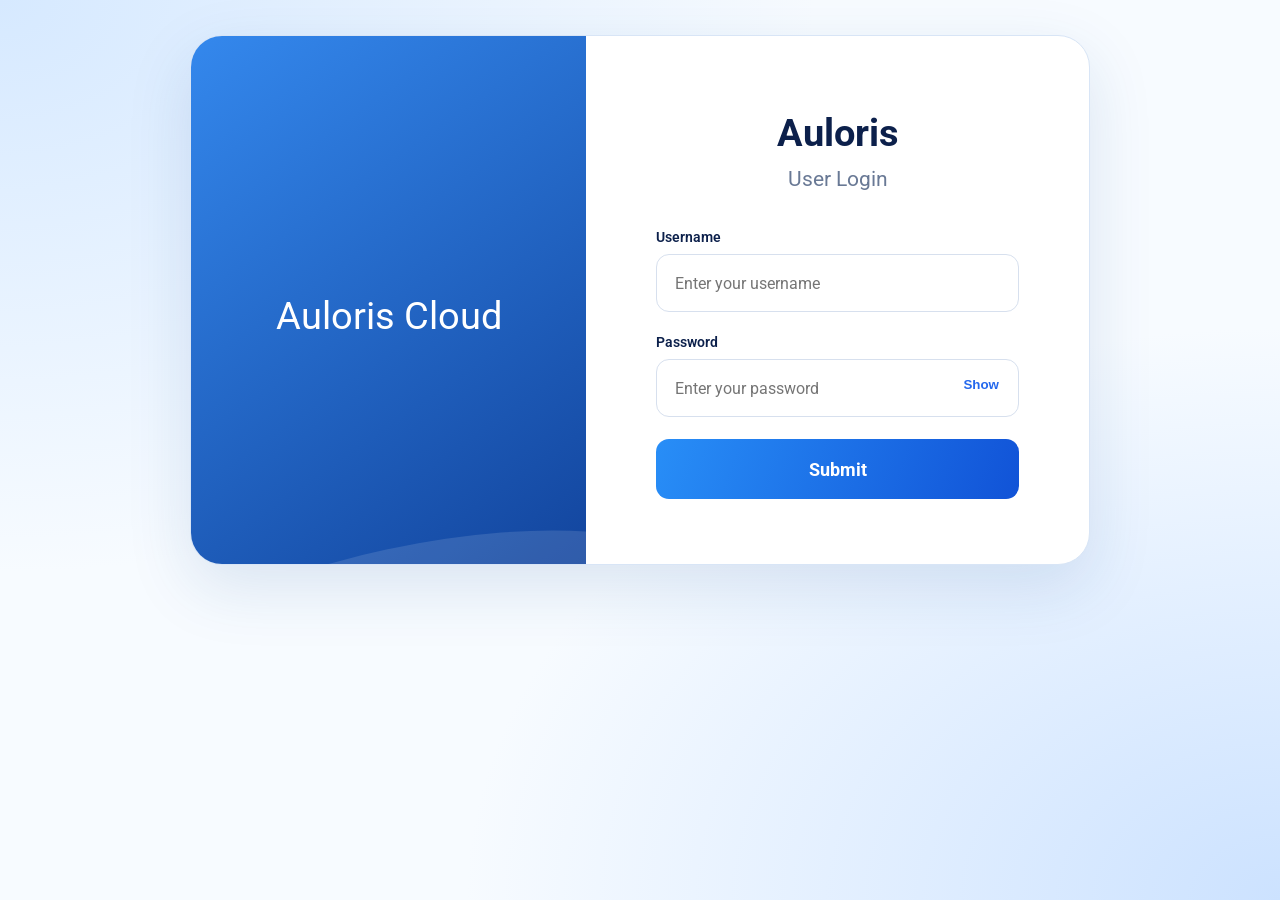
<file: teacher.html>
<!doctype html>
<html lang="en">
  <head>
    <meta charset="UTF-8" />
    <meta name="viewport" content="width=device-width, initial-scale=1" />
    <title>Teacher Dashboard</title>
    <link rel="stylesheet" href="teachers.css" />
    <script src="teachers.js" defer></script>
  </head>
  <body>
    <aside class="sidebar">
      <div class="brand">
        <div class="brand-icon">T</div>
        <span>Aulor<b>is</b></span>
      </div>

      <div class="school-name">Teacher Dashhub</div>

      <nav>
        <a href="#workbooks" class="active">Workbooks</a>
      </nav>

      <div class="sidebar-bottom">
        <span>Teacher Portal</span>
        <a href="index.html">Sign out</a>
      </div>
    </aside>

    <main class="main">
      <header class="topbar">
        <div>
          <h1>Workbook Collection</h1>
          <p>Access and download educational resources.</p>
        </div>
      </header>

      <section class="welcome">
        <div>
          <span class="eyebrow">TEACHER RESOURCES</span>
          <h2>Everything you need to teach.</h2>
          <p>
            Browse workbooks across subjects and primary levels. Download
            resources for your classroom.
          </p>
        </div>
        <div class="welcome-art">PDF</div>
      </section>

      <section class="library" id="workbooks">
        <div class="section-heading">
          <div>
            <h2>All Workbooks</h2>
            <p id="resultCount">Loading workbooks...</p>
          </div>
        </div>

        <div class="filters">
          <input
            type="search"
            id="search"
            placeholder="Search workbooks..."
            aria-label="Search workbooks"
          />

          <select id="subjectFilter" aria-label="Filter by subject">
            <option value="all">All Subjects</option>
          </select>

          <select id="levelFilter" aria-label="Filter by level">
            <option value="all">All Levels</option>
          </select>
        </div>

        <div class="workbook-grid" id="workbookGrid"></div>

        <p id="emptyState" class="empty" hidden>No workbooks found.</p>
      </section>
    </main>
  </body>
</html>
</file>
<file: index.css>
:root {
  --primary: #2563eb;
  --primary-dark: #174ca7;
  --navy: #102447;
  --text: #253653;
  --muted: #7182a1;
  --background: #f6f9fe;
  --border: #e2eaf5;
  --white: #ffffff;
}

* {
  box-sizing: border-box;
}

/* Hide scrollbars but allow scrolling */
html {
  scrollbar-width: none; /* Firefox */
}

html::-webkit-scrollbar {
  display: none; /* Chrome, Edge, Safari */
}

body {
  margin: 0;
  background: var(--white);
  color: var(--navy);
  font-family: "Roboto", sans-serif;
  line-height: 1.6;
}

a {
  text-decoration: none;
  color: inherit;
}

button,
input,
select,
textarea {
  font: inherit;
}

button {
  cursor: pointer;
}

.container {
  width: min(1180px, calc(100% - 48px));
  margin: auto;
}

.site-header {
  position: sticky;
  top: 0;
  z-index: 100;
  background: rgba(255, 255, 255, 0.97);
  border-bottom: 1px solid var(--border);
  backdrop-filter: blur(12px);
}
iframe {
  scrollbar-width: none; /* Firefox */
}

iframe::-webkit-scrollbar {
  display: none; /* Chrome, Edge, Safari */
}
.navbar {
  min-height: 84px;
  display: flex;
  justify-content: space-between;
  align-items: center;
  gap: 30px;
}

.brand {
  display: flex;
  align-items: center;
  gap: 11px;
  font-size: 25px;
  font-weight: 800;
  letter-spacing: -0.7px;
}

.brand-mark {
  display: grid;
  place-items: center;
  width: 43px;
  height: 43px;
  background: var(--primary);
  color: white;
  border-radius: 12px;
  font-size: 25px;
  font-weight: 900;
}

.nav-links {
  display: flex;
  align-items: center;
  gap: 32px;
}

.nav-links > a {
  color: #526583;
  font-weight: 600;
  font-size: 14px;
  transition: color 0.2s;
}

.nav-links > a:hover {
  color: var(--primary);
}

.nav-links .nav-login {
  background: var(--primary);
  color: white;
  padding: 12px 23px;
  border-radius: 10px;
}

.nav-links .nav-login:hover {
  color: white;
  background: var(--primary-dark);
}

.menu-toggle {
  display: none;
  border: 1px solid var(--border);
  background: white;
  border-radius: 9px;
  padding: 9px 15px;
  color: var(--navy);
  font-weight: 700;
}

.hero {
  padding: 100px 0 110px;
  background:
    radial-gradient(circle at 85% 20%, #dceaff 0, transparent 40%),
    linear-gradient(135deg, #ffffff 20%, #f2f7ff 100%);
  overflow: hidden;
}

.hero-layout {
  display: grid;
  grid-template-columns: 1fr 1fr;
  gap: 75px;
  align-items: center;
}

.eyebrow {
  color: var(--primary);
  font-weight: 800;
  font-size: 12px;
  letter-spacing: 1.6px;
}

.hero h1 {
  font-size: clamp(42px, 4.6vw, 64px);
  letter-spacing: -2.2px;
  line-height: 1.12;
  margin: 22px 0 25px;
  font-weight: 900;
}

.hero h1 span {
  color: var(--primary);
}

.hero-content > p {
  font-size: 17px;
  color: #60728e;
  max-width: 530px;
}

.hero-actions {
  display: flex;
  gap: 14px;
  flex-wrap: wrap;
  margin-top: 33px;
}

.btn {
  display: inline-flex;
  justify-content: center;
  align-items: center;
  min-height: 49px;
  border: 1px solid transparent;
  border-radius: 10px;
  padding: 12px 23px;
  font-size: 14px;
  font-weight: 700;
  transition: 0.2s;
}

.btn-primary {
  background: var(--primary);
  color: white;
}

.btn-primary:hover {
  background: var(--primary-dark);
  transform: translateY(-2px);
}

.btn-outline {
  background: white;
  border-color: #cbd9ee;
  color: var(--primary);
}

.btn-outline:hover {
  background: #edf4ff;
}

.hero-content .hero-caption {
  font-size: 13px;
  margin-top: 24px;
  color: #8795ac;
}

.dashboard-preview {
  background: white;
  padding: 23px;
  border: 1px solid #e0e9f7;
  border-radius: 22px;
  box-shadow: 0 25px 75px rgba(33, 75, 145, 0.14);
  transform: rotate(1deg);
}

.preview-header {
  display: flex;
  align-items: center;
  gap: 11px;
  padding-bottom: 18px;
}

.preview-logo {
  display: grid;
  place-items: center;
  width: 37px;
  height: 37px;
  border-radius: 10px;
  background: var(--primary);
  color: white;
  font-weight: 800;
}

.preview-header strong,
.preview-header small {
  display: block;
}

.preview-header strong {
  font-size: 14px;
}

.preview-header small {
  font-size: 11px;
  color: var(--muted);
}

.preview-status {
  margin-left: auto;
  font-size: 10px;
  background: #eef4ff;
  color: var(--primary);
  padding: 7px 10px;
  border-radius: 20px;
  font-weight: 700;
}

.preview-welcome {
  padding: 28px;
  border-radius: 15px;
  background: linear-gradient(110deg, #347df0, #17499d);
  color: white;
}

.preview-welcome small {
  font-size: 10px;
  letter-spacing: 1px;
  font-weight: 700;
}

.preview-welcome h3 {
  margin: 12px 0 4px;
  font-size: 24px;
}

.preview-welcome p {
  margin: 0;
  font-size: 12px;
  color: #dfeaff;
}

.preview-heading {
  font-size: 14px;
  font-weight: 800;
  margin: 24px 0 13px;
}

.preview-grid {
  display: grid;
  grid-template-columns: repeat(3, minmax(0, 1fr));
  gap: 10px;
}

.preview-subject {
  padding: 16px 10px;
  border: 1px solid var(--border);
  border-radius: 12px;
  min-width: 0;
}

.preview-subject-icon {
  display: grid;
  place-items: center;
  width: 34px;
  height: 34px;
  background: #edf3ff;
  color: var(--primary);
  border-radius: 9px;
  font-weight: 800;
  font-size: 11px;
  margin-bottom: 12px;
}

.preview-subject strong,
.preview-subject small {
  display: block;
}

.preview-subject strong {
  font-size: 12px;
}

.preview-subject small {
  color: var(--muted);
  font-size: 10px;
}

.preview-footer {
  display: flex;
  justify-content: space-between;
  align-items: center;
  margin-top: 20px;
  color: var(--muted);
  font-size: 11px;
}

.preview-pill {
  color: var(--primary);
  background: #edf3ff;
  border-radius: 20px;
  padding: 5px 12px;
  font-weight: 700;
}

.section {
  padding: 100px 0;
}

.features {
  background: white;
}

.section-intro {
  text-align: center;
  max-width: 650px;
  margin: 0 auto 52px;
}

.section-intro h2,
.about h2,
.contact h2 {
  font-size: clamp(30px, 3vw, 42px);
  line-height: 1.2;
  letter-spacing: -1.2px;
  margin: 17px 0;
}

.section-intro p,
.about p,
.contact-copy p {
  color: var(--muted);
  font-size: 16px;
}

.feature-grid {
  display: grid;
  grid-template-columns: repeat(3, minmax(0, 1fr));
  gap: 22px;
}

.feature-card {
  padding: 31px;
  border: 1px solid var(--border);
  border-radius: 17px;
  background: white;
  transition: 0.2s;
}

.feature-card:hover {
  border-color: #a9c7fa;
  transform: translateY(-4px);
  box-shadow: 0 15px 35px rgba(24, 75, 145, 0.07);
}

.feature-icon {
  width: 51px;
  height: 51px;
  display: grid;
  place-items: center;
  background: #edf3ff;
  color: var(--primary);
  font-weight: 800;
  border-radius: 13px;
}

.feature-card h3 {
  margin: 23px 0 10px;
  font-size: 20px;
}

.feature-card p {
  margin: 0;
  font-size: 14px;
  color: var(--muted);
}

.about {
  background: var(--background);
}

.about-layout {
  display: grid;
  grid-template-columns: 1.1fr 0.9fr;
  gap: 90px;
  align-items: center;
}

.about-layout > div:first-child p {
  max-width: 540px;
}

.about-panel {
  padding: 37px;
  background: white;
  border: 1px solid var(--border);
  border-radius: 20px;
  box-shadow: 0 15px 40px rgba(20, 70, 140, 0.04);
}

.about-panel-mark {
  width: 58px;
  height: 58px;
  display: grid;
  place-items: center;
  border-radius: 16px;
  background: var(--primary);
  color: white;
  font-size: 32px;
  font-weight: 900;
}

.about-panel h3 {
  font-size: 23px;
  line-height: 1.4;
  margin: 22px 0;
}

.about-role {
  border-top: 1px solid var(--border);
  padding: 18px 0;
}

.about-role strong,
.about-role span {
  display: block;
}

.about-role span {
  color: var(--muted);
  font-size: 14px;
  margin-top: 4px;
}

.contact {
  background: white;
}

.contact-layout {
  display: grid;
  grid-template-columns: 0.8fr 1.2fr;
  gap: 85px;
  align-items: start;
}

.contact-copy {
  padding-top: 30px;
}

.contact-form {
  background: white;
  border: 1px solid var(--border);
  box-shadow: 0 15px 55px rgba(28, 73, 137, 0.08);
  border-radius: 20px;
  padding: 35px;
}

.contact-form h3 {
  font-size: 25px;
  margin: 0 0 5px;
}

.contact-form > p {
  color: var(--muted);
  margin: 0 0 27px;
}

.form-row {
  display: grid;
  grid-template-columns: 1fr 1fr;
  gap: 16px;
}

.field {
  margin-bottom: 20px;
}

.field label {
  display: block;
  font-size: 13px;
  font-weight: 700;
  margin-bottom: 8px;
}

.field input,
.field select,
.field textarea {
  width: 100%;
  padding: 14px;
  border: 1px solid #d9e3f0;
  border-radius: 10px;
  background: #fbfcff;
  color: var(--navy);
  outline: none;
  transition: border-color 0.2s;
}

.field input:focus,
.field select:focus,
.field textarea:focus {
  border-color: var(--primary);
  box-shadow: 0 0 0 3px #2563eb14;
}

.field textarea {
  resize: vertical;
}

.submit-btn {
  width: 100%;
}

.form-status {
  font-size: 13px;
  min-height: 20px;
}

.form-disclaimer {
  color: var(--muted);
  display: block;
  margin-top: 8px;
}

.bottom-cta {
  background: linear-gradient(115deg, #286fea, #153e8d);
  padding: 76px 20px;
  text-align: center;
  color: white;
}

.bottom-cta h2 {
  font-size: 36px;
  margin: 0 0 10px;
}

.bottom-cta p {
  color: #dce9ff;
  margin-bottom: 25px;
}

.btn-light {
  background: white;
  color: var(--primary);
}

.btn-light:hover {
  background: #eaf2ff;
}

.footer {
  padding: 27px 0;
  background: white;
}

.footer-layout {
  display: flex;
  justify-content: space-between;
  align-items: center;
  gap: 20px;
}

.footer-brand {
  display: flex;
  align-items: center;
  gap: 10px;
  font-size: 19px;
}

.footer-brand .brand-mark {
  width: 34px;
  height: 34px;
  font-size: 20px;
}

.footer p,
.footer a {
  color: var(--muted);
  font-size: 13px;
}

@media (max-width: 950px) {
  .hero-layout,
  .about-layout,
  .contact-layout {
    grid-template-columns: 1fr;
    gap: 45px;
  }

  .hero {
    padding: 65px 0;
  }

  .dashboard-preview {
    max-width: 570px;
    transform: none;
  }

  .feature-grid {
    grid-template-columns: repeat(2, minmax(0, 1fr));
  }
}

@media (max-width: 650px) {
  .container {
    width: min(100% - 32px, 1180px);
  }

  .navbar {
    min-height: 72px;
  }

  .menu-toggle {
    display: block;
  }

  .nav-links {
    display: none;
    position: absolute;
    left: 0;
    right: 0;
    top: 72px;
    background: white;
    padding: 20px;
    border-bottom: 1px solid var(--border);
    flex-direction: column;
    align-items: stretch;
    gap: 8px;
  }

  .nav-links.open {
    display: flex;
  }

  .nav-links a {
    padding: 12px;
  }

  .nav-links .nav-login {
    text-align: center;
  }

  .hero h1 {
    font-size: 43px;
  }

  .hero-actions {
    flex-direction: column;
  }

  .hero-actions .btn {
    width: 100%;
  }

  .section {
    padding: 65px 0;
  }

  .feature-grid,
  .form-row {
    grid-template-columns: 1fr;
  }

  .contact-form,
  .about-panel {
    padding: 23px;
  }

  .footer-layout {
    flex-direction: column;
    text-align: center;
  }

  .bottom-cta h2 {
    font-size: 29px;
  }
}

.google-form-container {
  width: 100%;
  background: #ffffff;
  border: 1px solid var(--border);
  border-radius: 20px;
  overflow: hidden;
}

.google-form-container iframe {
  display: block;
  width: 100%;
  min-height: 850px;
  border: none;
}

@media (max-width: 650px) {
  .google-form-container iframe {
    min-height: 1000px;
  }
}
</file>
<file: style.css>
@import url("https://fonts.googleapis.com/css2?family=Roboto:wght@400;500;600;700;800&display=swap");

:root {
  --primary: #2468ed;
  --primary-dark: #1150cb;
  --text: #0c204b;
  --muted: #697995;
  --border: #d7e0ee;
}

* {
  box-sizing: border-box;
}

body {
  margin: 0;
  min-height: 100vh;
  padding: 35px 24px 60px;
  font-family: "Roboto", Arial, sans-serif;
  overflow: hidden;
  color: var(--text);
  background:
    radial-gradient(ellipse at top left, #d6e9ff, transparent 45%),
    radial-gradient(ellipse at bottom right, #cce2ff, transparent 45%), #f7fbff;
}

.platform-brand {
  text-align: center;
  margin-bottom: 52px;
}

.platform-brand h1 {
  margin: 0;
  font-size: clamp(32px, 4vw, 54px);
  font-weight: 800;
  letter-spacing: -1.5px;
}

.platform-brand h1 span {
  color: var(--primary);
}

.platform-brand p {
  margin: 12px 0 0;
  font-size: 18px;
  color: var(--muted);
}

.login-card {
  display: grid;
  grid-template-columns: 44% 56%;
  max-width: 900px;
  height: 530px;
  margin: 0 auto;
  background: #fff;
  border: 1px solid #d8e5f6;
  border-radius: 32px;
  overflow: hidden;
  box-shadow: 0 22px 65px rgba(26, 78, 150, 0.13);
}

.school-banner {
  display: flex;
  justify-content: center;
  align-items: center;
  position: relative;
  overflow: hidden;
  padding: 48px;
  color: white;
  background: linear-gradient(145deg, #3488ed, #104098);
}

.school-banner::after {
  content: "";
  position: absolute;
  width: 150%;
  height: 190px;
  bottom: -115px;
  left: -20%;
  border-radius: 50%;
  background: rgba(255, 255, 255, 0.12);
  transform: rotate(-12deg);
}

.school-identity {
  position: relative;
  z-index: 1;
  text-align: center;
}

.school-emblem {
  display: grid;
  place-items: center;
  margin: 0 auto 26px;
  border-radius: 24px;
  font-size: 38px;
  font-weight: 400;
}

.school-identity h2 {
  margin: 0;
  font-size: clamp(46px, 5vw, 75px);
  font-weight: 300;
  line-height: 1;
  font-size: large;
}

.login-panel {
  padding: 75px 70px;
  display: flex;
  flex-direction: column;
  justify-content: center;
}

.login-panel h2 {
  margin: 0;
  text-align: center;
  font-size: 38px;
}

.subtitle {
  margin: 12px 0 38px;
  text-align: center;
  font-size: 21px;
  color: var(--muted);
}

form label {
  display: block;
  margin: 0 0 9px;
  font-size: 14px;
  font-weight: 600;
}

form input {
  width: 100%;
  height: 58px;
  margin-bottom: 22px;
  padding: 0 18px;
  border: 1.5px solid var(--border);
  border-radius: 13px;
  outline: none;
  font: inherit;
  font-size: 16px;
  background: #fff;
  transition:
    border-color 0.2s,
    box-shadow 0.2s;
}

form input:focus {
  border-color: var(--primary);
  box-shadow: 0 0 0 4px rgba(36, 104, 237, 0.1);
}

.password-field {
  position: relative;
}

.password-field input {
  padding-right: 80px;
}

.password-field button {
  position: absolute;
  top: 17px;
  right: 14px;
  border: none;
  background: transparent;
  color: var(--primary);
  font-weight: 600;
  cursor: pointer;
}

.submit-button {
  width: 100%;
  height: 60px;
  border: none;
  border-radius: 13px;
  color: white;
  background: linear-gradient(110deg, #288ef7, #1153d7);
  font: inherit;
  font-size: 18px;
  font-weight: 700;
  cursor: pointer;
  transition:
    filter 0.2s,
    transform 0.2s;
}

.submit-button:hover {
  filter: brightness(0.94);
}

.submit-button:active {
  transform: scale(0.99);
}

#error {
  min-height: 20px;
  text-align: center;
  color: #c62828;
  font-size: 14px;
}

@media (max-width: 750px) {
  .platform-brand {
    margin-bottom: 30px;
  }

  .login-card {
    grid-template-columns: 1fr;
  }

  .school-banner {
    min-height: 240px;
    padding: 30px;
  }

  .school-emblem {
    width: 75px;
    height: 75px;
    font-size: 25px;
    margin-bottom: 15px;
  }

  .school-identity h2 {
    font-size: 42px;
  }

  .login-panel {
    padding: 42px 28px;
  }
}
</file>
<file: teachers.css>
@import url("https://fonts.googleapis.com/css2?family=Roboto:wght@400;500;600;700;800&display=swap");

:root {
  --blue: #2468ed;
  --dark-blue: #0f3f9a;
  --text: #17233d;
  --muted: #718096;
  --border: #e3eaf3;
  --background: #f6f9fe;
}

* {
  box-sizing: border-box;
}
/* Hide scrollbars but allow scrolling */
html {
  scrollbar-width: none; /* Firefox */
}

html::-webkit-scrollbar {
  display: none; /* Chrome, Edge, Safari */
}
body {
  margin: 0;
  font-family: "Roboto", Arial, sans-serif;
  color: var(--text);
  background: var(--background);
}

.sidebar {
  width: 250px;
  height: 100vh;
  position: fixed;
  top: 0;
  left: 0;
  background: white;
  border-right: 1px solid var(--border);
  padding: 28px 18px;
  display: flex;
  flex-direction: column;
}

.brand {
  display: flex;
  align-items: center;
  gap: 10px;
  font-size: 20px;
  font-weight: 800;
  white-space: nowrap;
}

.brand b {
  color: var(--blue);
}

.brand-icon {
  width: 38px;
  height: 38px;
  display: grid;
  place-items: center;
  border-radius: 11px;
  background: var(--blue);
  color: white;
}

.school-name {
  margin: 28px 10px;
  padding: 12px;
  border-radius: 10px;
  background: #f0f5ff;
  font-size: 14px;
  font-weight: 600;
  color: var(--dark-blue);
}

nav {
  display: flex;
  flex-direction: column;
  gap: 8px;
}

nav a,
.sidebar-bottom a {
  display: block;
  padding: 13px 15px;
  border-radius: 10px;
  text-decoration: none;
  color: #53627a;
  font-size: 14px;
  font-weight: 600;
}

nav a:hover,
nav a.active {
  color: var(--blue);
  background: #edf4ff;
}

.sidebar-bottom {
  margin-top: auto;
  display: flex;
  flex-direction: column;
  gap: 10px;
  color: var(--muted);
  font-size: 13px;
  padding: 10px;
}

.main {
  margin-left: 250px;
  padding: 38px 45px;
  max-width: 1700px;
}

.topbar {
  display: flex;
  justify-content: space-between;
  align-items: center;
  gap: 20px;
  margin-bottom: 30px;
}

.topbar h1 {
  font-size: 29px;
  margin: 0 0 8px;
}

.topbar p,
.section-heading p {
  margin: 0;
  color: var(--muted);
  font-size: 14px;
}

.account {
  background: white;
  border: 1px solid var(--border);
  border-radius: 12px;
  padding: 13px 18px;
  font-size: 13px;
  font-weight: 600;
}

.welcome {
  display: flex;
  justify-content: space-between;
  align-items: center;
  padding: 38px 45px;
  border-radius: 22px;
  background: linear-gradient(110deg, #2879ed, #0d449f);
  color: white;
  margin-bottom: 38px;
  overflow: hidden;
}

.eyebrow {
  font-size: 12px;
  font-weight: 700;
  letter-spacing: 1.5px;
  opacity: 0.85;
}

.welcome h2 {
  font-size: 30px;
  margin: 14px 0;
}

.welcome p {
  max-width: 440px;
  font-size: 15px;
  line-height: 1.7;
  opacity: 0.9;
}

.welcome-art {
  width: 145px;
  height: 165px;
  display: grid;
  place-items: center;
  flex-shrink: 0;
  border: 4px solid #ffffff65;
  border-radius: 18px;
  background: #ffffff20;
  transform: rotate(9deg);
  font-size: 35px;
  font-weight: 800;
}

.section-heading {
  margin-bottom: 22px;
}

.section-heading h2 {
  margin: 0 0 8px;
  font-size: 23px;
}

.filters {
  display: flex;
  gap: 12px;
  margin-bottom: 25px;
}

.filters input,
.filters select {
  padding: 14px 16px;
  border: 1px solid var(--border);
  border-radius: 11px;
  background: white;
  font: inherit;
  font-size: 14px;
  outline: none;
}

.filters input {
  flex: 1;
  min-width: 0;
}

.filters select {
  min-width: 160px;
}

.filters input:focus,
.filters select:focus {
  border-color: var(--blue);
}

.workbook-grid {
  display: grid;
  grid-template-columns: repeat(3, minmax(0, 1fr));
  gap: 22px;
}

.workbook-card {
  background: white;
  border: 1px solid var(--border);
  border-radius: 17px;
  overflow: hidden;
  transition:
    transform 0.2s,
    box-shadow 0.2s;
}

.workbook-card:hover {
  transform: translateY(-3px);
  box-shadow: 0 10px 30px #183d7414;
}

.book-cover {
  min-height: 180px;
  padding: 25px;
  display: flex;
  flex-direction: column;
  justify-content: space-between;
  color: white;
  background: var(--cover-color, #2468ed);
}

.book-cover span {
  font-size: 12px;
  font-weight: 600;
  opacity: 0.9;
}

.book-cover strong {
  font-size: 26px;
  line-height: 1.2;
}

.book-details {
  padding: 20px;
}

.book-details h3 {
  margin: 0 0 8px;
  font-size: 17px;
}

.book-details p {
  margin: 0 0 18px;
  font-size: 13px;
  color: var(--muted);
}

.book-actions {
  display: flex;
  gap: 10px;
}

.book-actions a {
  flex: 1;
  padding: 12px;
  border-radius: 9px;
  text-align: center;
  text-decoration: none;
  font-size: 13px;
  font-weight: 700;
}

.view-btn {
  background: #eef4ff;
  color: var(--blue);
}

.download-btn {
  background: var(--blue);
  color: white;
}

.download-btn:hover {
  background: var(--dark-blue);
}

.empty {
  padding: 60px;
  text-align: center;
  color: var(--muted);
}

@media (max-width: 1100px) {
  .workbook-grid {
    grid-template-columns: repeat(2, minmax(0, 1fr));
  }

  .main {
    padding: 30px;
  }
}

@media (max-width: 750px) {
  .sidebar {
    position: static;
    width: 100%;
    height: auto;
    padding: 15px;
  }

  .sidebar nav {
    flex-direction: row;
  }

  .sidebar-bottom,
  .school-name {
    display: none;
  }

  .main {
    margin-left: 0;
    padding: 22px 16px;
  }

  .topbar {
    align-items: flex-start;
  }

  .account,
  .welcome-art {
    display: none;
  }

  .welcome {
    padding: 28px;
  }

  .filters {
    flex-direction: column;
  }

  .workbook-grid {
    grid-template-columns: 1fr;
  }
}
</file>
